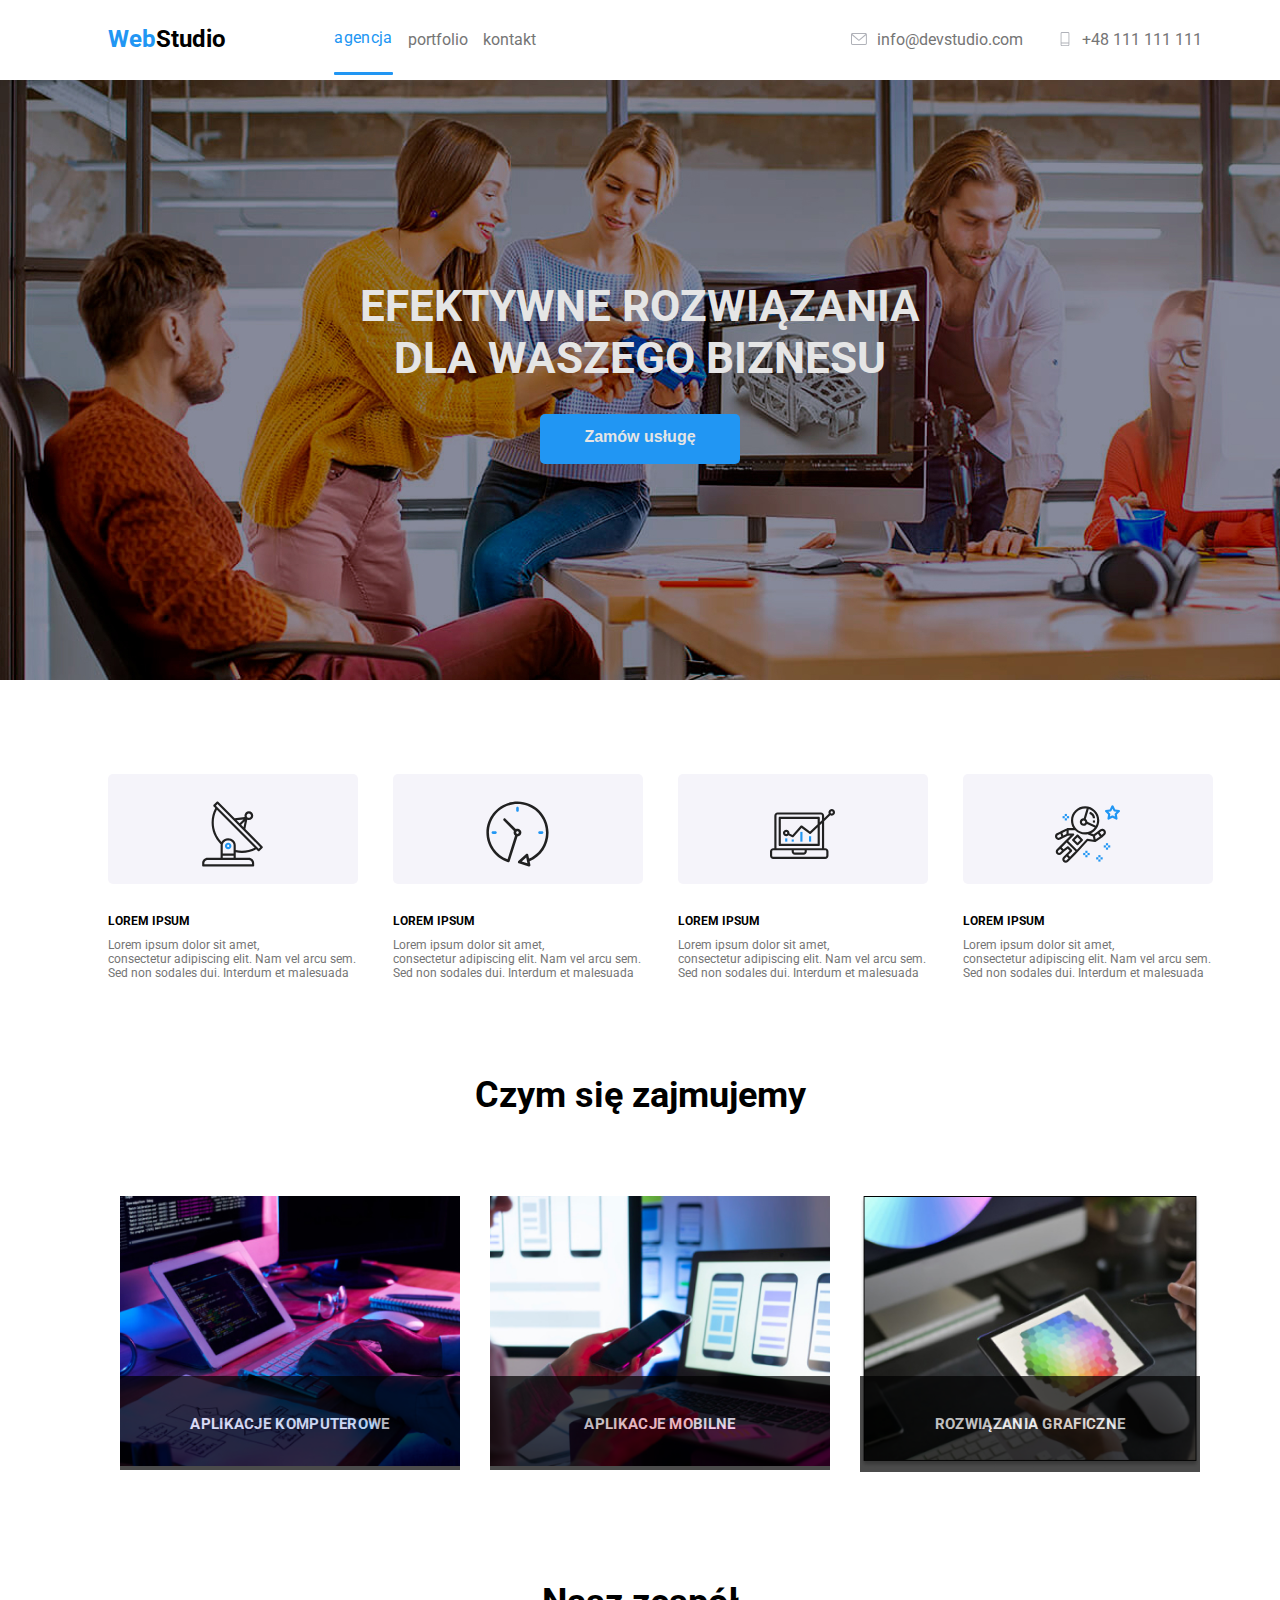
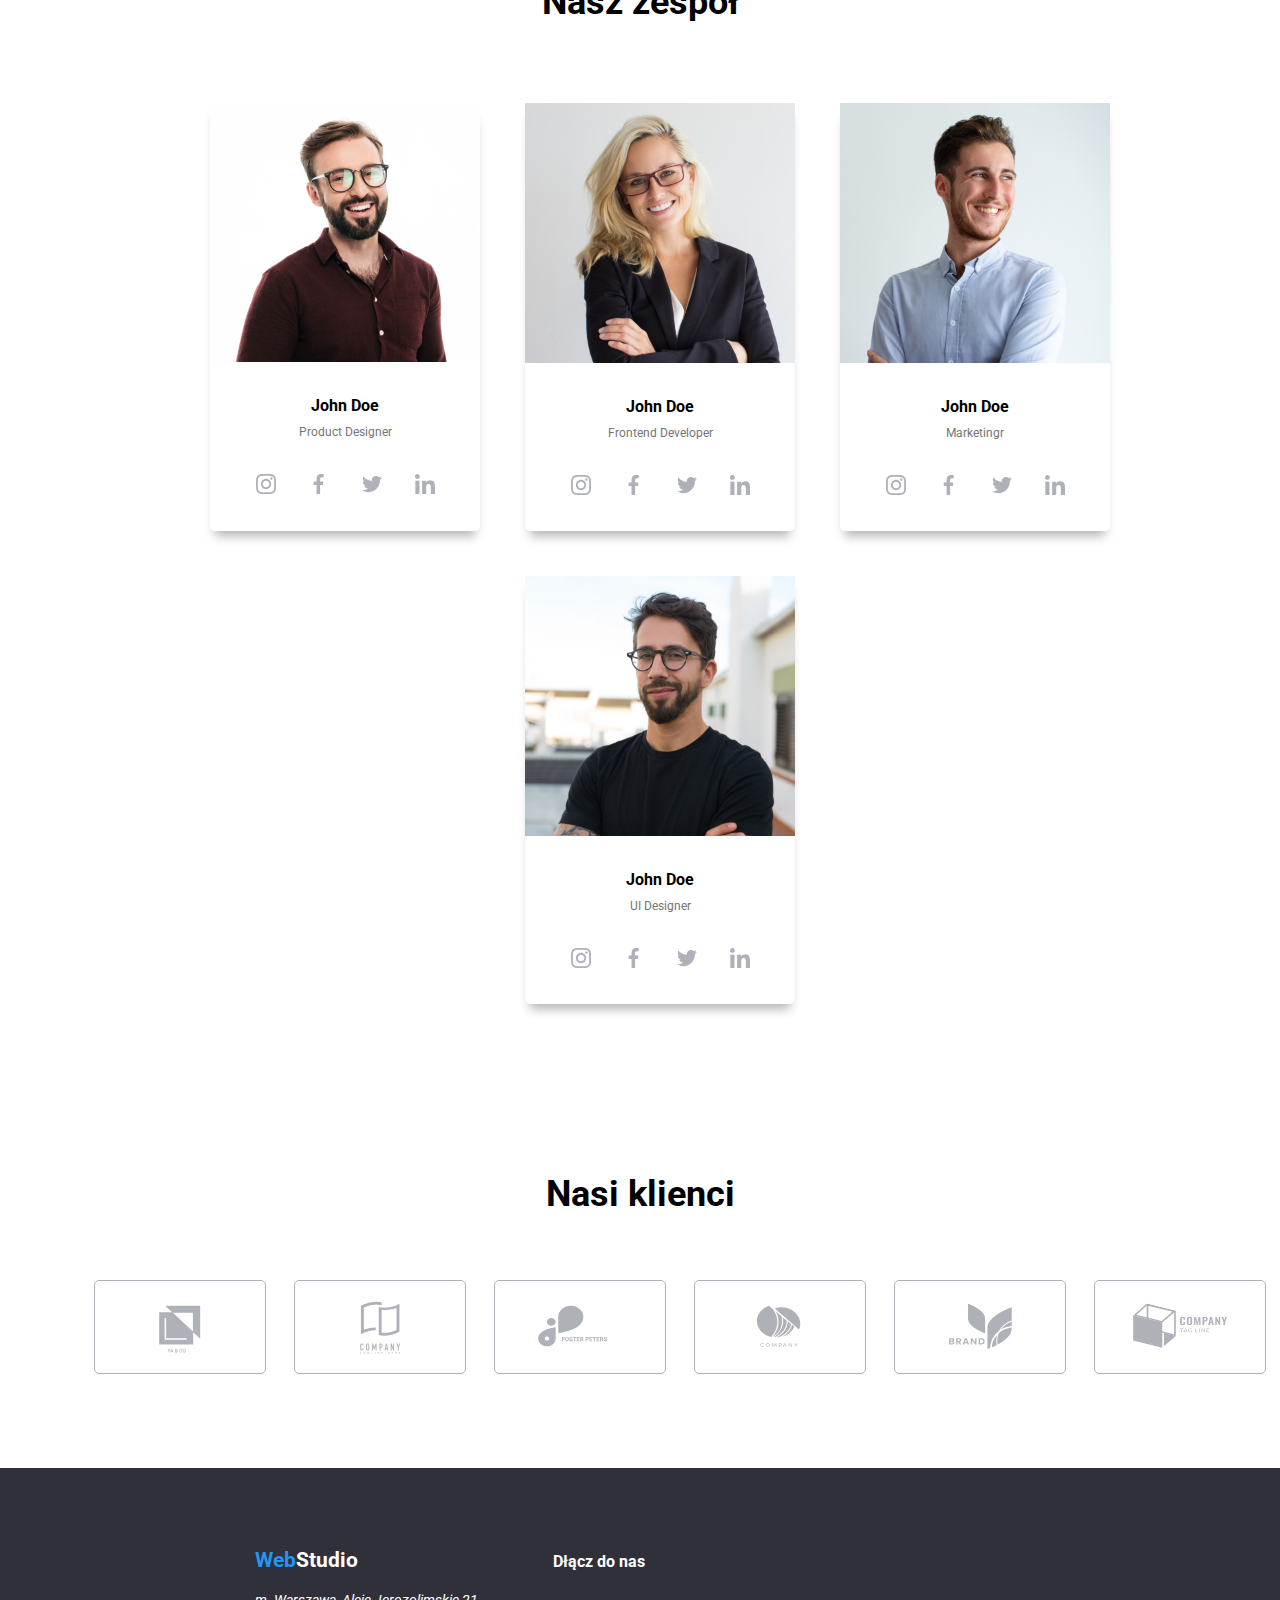
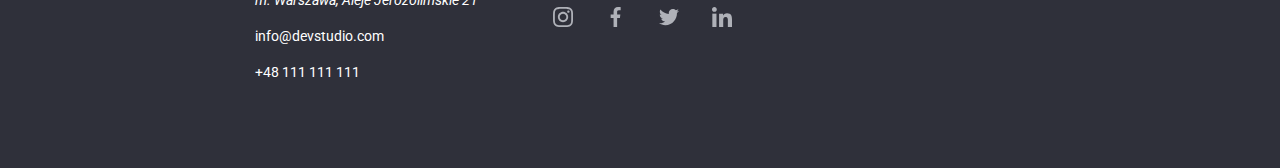
<file: index.html>
<!DOCTYPE html>
<html lang="pl">
<head>
    <meta charset="UTF-8">
    <meta http-equiv="X-UA-Compatible" content="IE=edge">
    <meta name="viewport" content="width=device-width, initial-scale=1.0">
    <title>WebStudio</title>

    <link href="./css/styles.css" rel="stylesheet"/>

    <link rel="preconnect" href="https://fonts.googleapis.com">
    <link rel="preconnect" href="https://fonts.gstatic.com" crossorigin>
    <link href="https://fonts.googleapis.com/css2?family=Raleway:wght@700&family=Roboto:wght@400;500;700;900&display=swap" 
          rel="stylesheet">  

</head>

<body>

    <header class="container header">

        <div class="link">
        <nav>
            <ul class="nav-list-index">
    
            <li><a href="./index.html"><span class="web-text"><span class="web-color">Web</span>Studio</span></a></li>
            <li><a href="./index.html" class="header-navigation-active">agencja</a></li>
            <li><a href="./portfolio.html" >portfolio</a></li>
            <li><a href="kontakt" >kontakt</a></li>
    
            </ul>
        </nav>

        <div class="link-contact">
    
        <ul class="nav-list-index">
    
        <li class="link-contact-nav">
            <span class="link-contact-nav-1">
                <svg class="envelope" width="16" height="20">
                    <use href="./svg/symbol-defs.svg#envelope2"></use>
                </svg>
                <a href="mailto:info@devstudio.com">info@devstudio.com</a>
            </span>
        </li>
        <li class="link-contact-nav">
            <span class="link-contact-nav-1">
                <svg class="phone" width="14" height="16">
                    <use href="./svg/symbol-defs.svg#phone"></use>
                </svg>
            <a href="tel:+48111111111">+48 111 111 111</a>
            </span>
        </li>
    
        </ul>

        </div>
        </div>


    </header>


        <section class="container container-1">
        <div class="container-2">

        <h1 class="heading"><span class="text">EFEKTYWNE ROZWIĄZANIA<br>DLA WASZEGO BIZNESU</span></h1>
        <button type="button" class="btn-main" data-modal-open=""><span class="btn-main-text">Zamów usługę</span></button>

        </div>

        </section>


        <div class="backdrop is-hidden" data-modal>
            <div class="modal"> 
                <button type="button" class="close-btn" data-modal-close>X</button>

            </div>

            <script src="./js/modal.js"></script>


        </div>



        <section class="container">

        <ul class="text-index">

        <li>
            <div class="text-index-element">

                <div class="attribute">
                    <svg class="attribute-1" width="65" height="70">
                        <use href="./svg/symbol-defs.svg#Naszeatuty1"></use>
                    </svg>
                </div>
                
                <h3 class="paragraf">LOREM IPSUM</h3>
                <p>
                    Lorem ipsum dolor sit amet,<br>consectetur adipiscing elit. 
                    Nam vel arcu sem. <br>Sed non sodales dui. Interdum et malesuada
                </p>
            </div>
        </li>

        <li>
            <div class="text-index-element">
                <div class="attribute">  
                    <svg class="attribute-1" width="65" height="70">
                        <use href="./svg/symbol-defs.svg#naszeatrybuty2"></use>
                    </svg>                     
                </div>
                <h3 class="paragraf">LOREM IPSUM</h3>
                <p>
                    Lorem ipsum dolor sit amet,<br>consectetur adipiscing elit. 
                    Nam vel arcu sem. <br>Sed non sodales dui. Interdum et malesuada
                </p>
            </div>
        </li>

        <li>
            <div class="text-index-element">
                <div class="attribute">   
                    <svg class="attribute-1" width="65" height="70">
                        <use href="./svg/symbol-defs.svg#naszeatrybuty3"></use>
                    </svg>  
                </div>
                <h3 class="paragraf">LOREM IPSUM</h3>
                <p>
                    Lorem ipsum dolor sit amet,<br>consectetur adipiscing elit. 
                    Nam vel arcu sem. <br>Sed non sodales dui. Interdum et malesuada
                </p>
            </div>
        </li>

        <li>
            <div class="text-index-element">
                <div class="attribute">
                    <svg class="attribute-1" width="65" height="70">
                        <use href="./svg/symbol-defs.svg#naszeatrybuty4"></use>
                    </svg>  
                </div>
                <h3 class="paragraf">LOREM IPSUM</h3>
                <p>
                    Lorem ipsum dolor sit amet,<br>consectetur adipiscing elit. 
                    Nam vel arcu sem. <br>Sed non sodales dui. Interdum et malesuada
                </p>
            </div>
        </li>

        </ul>

        </section>

        <section class="container employee-list-container">

           <h2 class="heading-2">Czym się zajmujemy</h2>

        <ul class="we-do-list">

            <li class="we-do-list-card">
                <div class="we-do-list-img">
                <img src="./images/1.jpg" alt="zdjęcie rąk na klawiaturze" width="340">
                <div class="overlay-2">
                    <h2 class="overlay-2-text">APLIKACJE KOMPUTEROWE</h2>
                </div>
               </div>
            
            </li>
            <li class="we-do-list-card">
                <div class="we-do-list-img">
                <img src="./images/2.jpg" alt="praca przy komputerze" width="340">
                <div class="overlay-2">
                    <h2 class="overlay-2-text"> APLIKACJE MOBILNE</h2>
                </div>
               </div>
            </li>

            <li class="we-do-list-card">
                <div class="we-do-list-img">
                <img src="./images/3.jpg" alt="praca na teblecie graficznym" width="340">
                <div class="overlay-2">
                    <h2 class="overlay-2-text">ROZWIĄZANIA GRAFICZNE</h2>
                </div>
               </div>
            </li>

        </ul>

        </section>

    <section class="container employee-list-container">
        
        <h2 class="heading-2">Nasz zespół</h2>

        <ul class="employee-list">

            <li class="employee-card">
                <div>
                <img src="./images/4.jpg" alt="Product Designer" width="270">
                <div class="employee-list-text">
                <h3 class="employee-name">John Doe</h3>
                <p>Product Designer</p>

                <div class="social-media">
                    <div class="circle">
                        <svg class="icon" width="20" height="20">
                            <use href="./svg/symbol-defs.svg#instagram"></use>
                        </svg>

                    </div>
                    <div class="circle">
                        <svg class="icon" width="20" height="20">
                            <use href="./svg/symbol-defs.svg#fb"></use>
                        </svg>
                    </div>
                    <div class="circle">
                        <svg class="icon" width="20" height="20">
                            <use href="./svg/symbol-defs.svg#twitter"></use>
                        </svg>
                    </div>
                    <div class="circle">
                        <svg class="icon" width="20" height="20">
                            <use href="./svg/symbol-defs.svg#linkedin"></use>
                        </svg>
                    </div>
                </div>

            </li>

            <li class="employee-card">
                <div>
                    <img src="./images/5.jpg" alt="Frontend Developer" width="270">
                    <div class="employee-list-text">
                    <h3 class="employee-name">John Doe</h3>
                    <p>Frontend Developer</p>

                    <div class="social-media">
                        <div class="circle">
                            <svg class="icon" width="20" height="20">
                                <use href="./svg/symbol-defs.svg#instagram"></use>
                            </svg>
    
                        </div>
                        <div class="circle">
                            <svg class="icon" width="20" height="20">
                                <use href="./svg/symbol-defs.svg#fb"></use>
                            </svg>
                        </div>
                        <div class="circle">
                            <svg class="icon" width="20" height="20">
                                <use href="./svg/symbol-defs.svg#twitter"></use>
                            </svg>
                        </div>
                        <div class="circle">
                            <svg class="icon" width="20" height="20">
                                <use href="./svg/symbol-defs.svg#linkedin"></use>
                            </svg>
                        </div>
                    </div>
            </li>

            <li class="employee-card">
                <div>
                    <img src="./images/6.jpg" alt="Marketing" width="270">
                    <div class="employee-list-text">
                    <h3  class="employee-name">John Doe</h3>
                    <p>Marketingr</p>

                    <div class="social-media">
                        <div class="circle">
                            <svg class="icon" width="20" height="20">
                                <use href="./svg/symbol-defs.svg#instagram"></use>
                            </svg>
    
                        </div>
                        <div class="circle">
                            <svg class="icon" width="20" height="20">
                                <use href="./svg/symbol-defs.svg#fb"></use>
                            </svg>
                        </div>
                        <div class="circle">
                            <svg class="icon" width="20" height="20">
                                <use href="./svg/symbol-defs.svg#twitter"></use>
                            </svg>
                        </div>
                        <div class="circle">
                            <svg class="icon" width="20" height="20">
                                <use href="./svg/symbol-defs.svg#linkedin"></use>
                            </svg>
                        </div>
                    </div>

            </li>

            <li class="employee-card">
                <div>
                    <img src="./images/7.jpg" alt="UI Designer" width="270">
                    <div class="employee-list-text">
                    <h3  class="employee-name">John Doe</h3>
                    <p>UI Designer</p>

                    <div class="social-media">
                        <div class="circle">
                            <svg class="icon" width="20" height="20">
                                <use href="./svg/symbol-defs.svg#instagram"></use>
                            </svg>
    
                        </div>
                        <div class="circle">
                            <svg class="icon" width="20" height="20" fill="#AFB1B8">
                                <use href="./svg/symbol-defs.svg#fb"></use>
                            </svg>
                        </div>
                        <div class="circle">
                            <svg class="icon" width="20" height="20">
                                <use href="./svg/symbol-defs.svg#twitter"></use>
                            </svg>
                        </div>
                        <div class="circle">
                            <svg class="icon" width="20" height="20">
                                <use href="./svg/symbol-defs.svg#linkedin"></use>
                            </svg>
                        </div>
                    </div>
            </li>
        </ul>
    </section>



    <section class="container section">

       
            <h2 class="heading-3">Nasi klienci</h2>

            <ul class="customers">
                <li class="customer-box">
                    <svg class="customer" width="170" height="92">
                            <use href="./svg/symbol-defs.svg#Client1"></use>
                        </svg>
                </li>

                <li class="customer-box">
                        <svg class="customer" width="170" height="92">
                            <use href="./svg/symbol-defs.svg#Client2"></use>
                        </svg>
                </li>

                <li class="customer-box"> 
                        <svg class="customer" width="170" height="92">
                            <use href="./svg/symbol-defs.svg#Client3"></use>
                        </svg>
                    </div>
                </li>

                <li class="customer-box">
                        <svg class="customer" width="170" height="92">
                            <use href="./svg/symbol-defs.svg#Client4"></use>
                        </svg>
                </li>

                <li class="customer-box">
                        <svg class="customer" width="170" height="92">
                            <use href="./svg/symbol-defs.svg#Client5"></use>
                        </svg>
                </li>

                <li class="customer-box">
                        <svg class="customer" width="170" height="92">
                            <use href="./svg/symbol-defs.svg#Client6"></use>
                        </svg>
                </li>

            </ul>

    </section>

    <footer class="container footer">

        <section class="footer-page">

        <ul class="footer-page-2">
            <li class="footer-element">
                <h2><span class="footer-web-color">Web</span>Studio</h2>
            </li>

            <li class="footer-element">
                <address>m. Warszawa, Aleje Jerozolimskie 21</address>
            </li>

            <li class="footer-element">
                <a class="footer-link" href="mailto:info@devstudio.com">info@devstudio.com</a>
            </li>

            <li class="footer-element">
                <a class="footer-link" href="tel:+48111111111"> +48 111 111 111 </a>
            </li>
        </ul>

        <ul class="footer-page-1">

            <li>
            <h2>
                <span class="join-us">Dłącz do nas</span>
            </h2>
            </li>

            <li>
                <div class="social-media">
                    <div class="circle">
                        <svg class="icon" width="20" height="20">
                            <use href="./svg/symbol-defs.svg#instagram"></use>
                        </svg>

                    </div>
                    <div class="circle">
                        <svg class="icon" width="20" height="20">
                            <use href="./svg/symbol-defs.svg#fb"></use>
                        </svg>
                    </div>
                    <div class="circle">
                        <svg class="icon" width="20" height="20">
                            <use href="./svg/symbol-defs.svg#twitter"></use>
                        </svg>
                    </div>
                    <div class="circle">
                        <svg class="icon" width="20" height="20">
                            <use href="./svg/symbol-defs.svg#linkedin"></use>
                        </svg>
                    </div>
                </div>
            </li>
        
       </ul>

    </section>

        

    </footer>


</body>
</html>
</file>
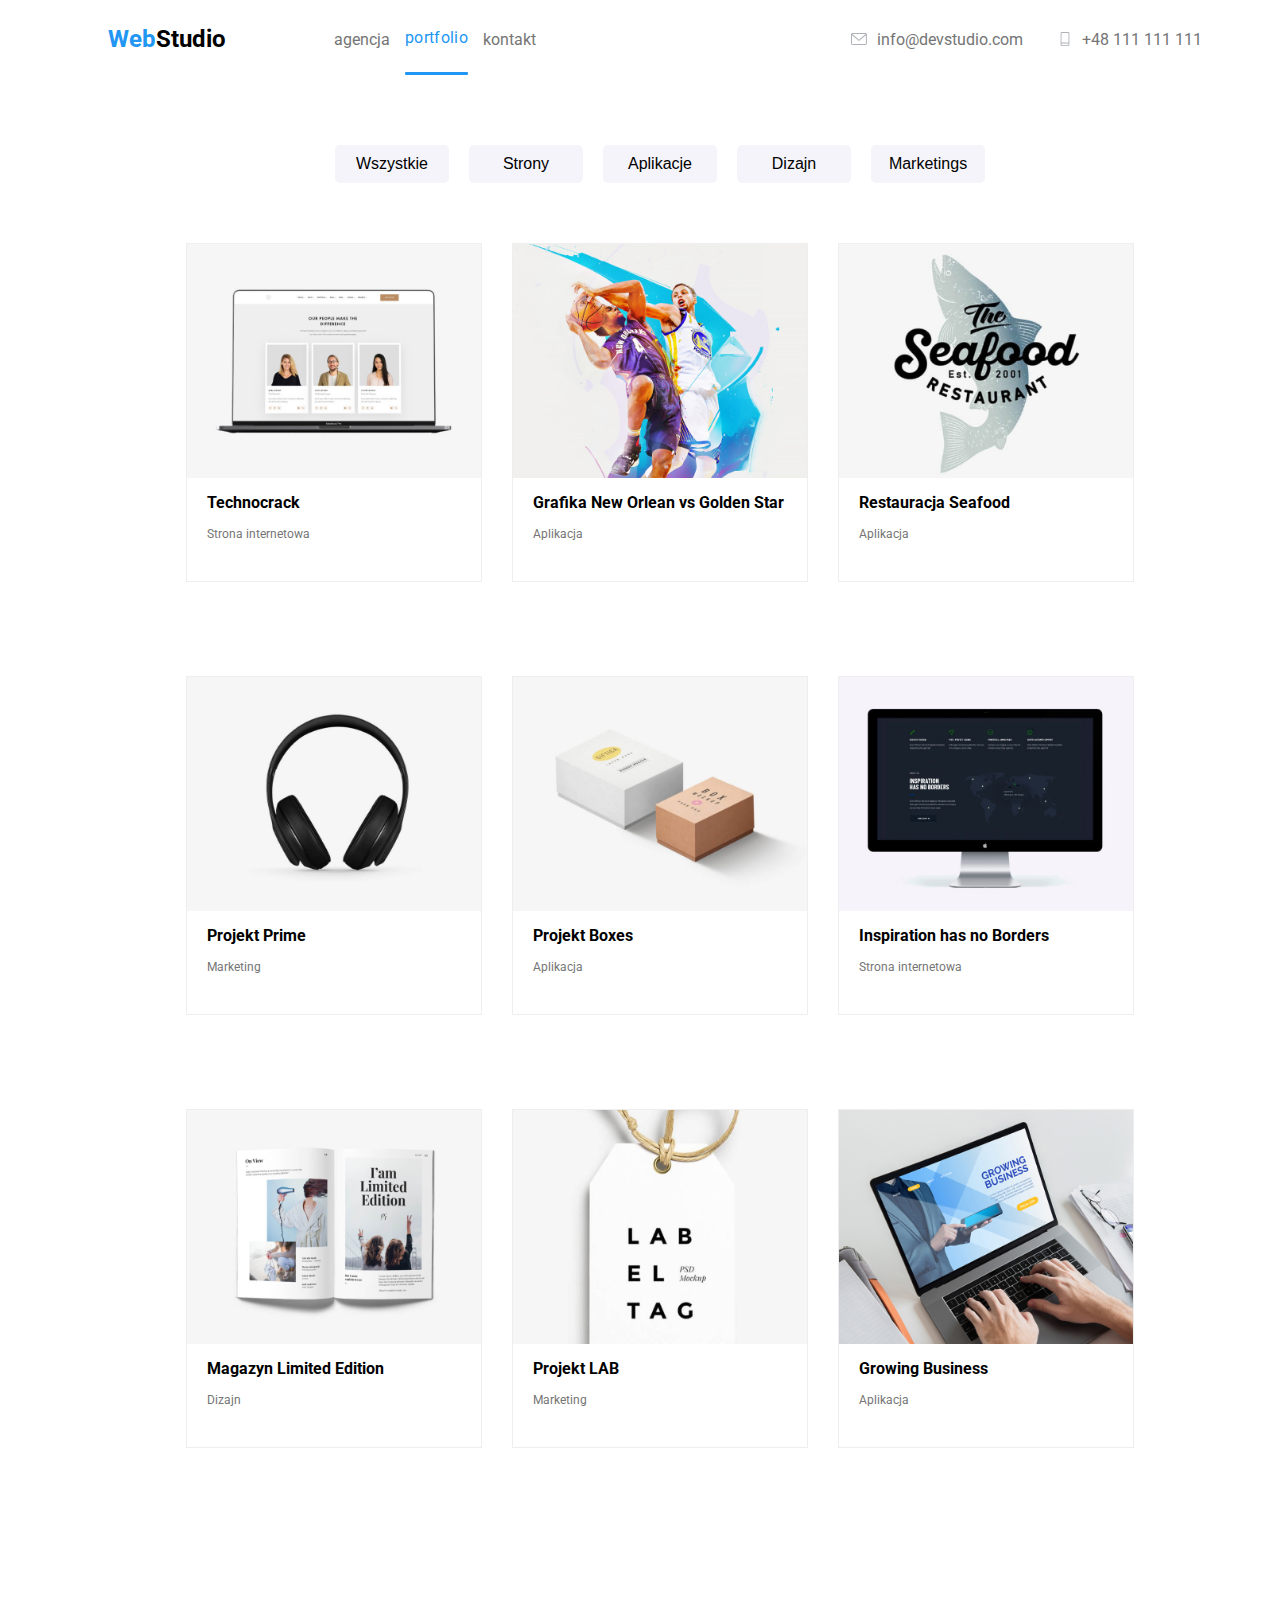
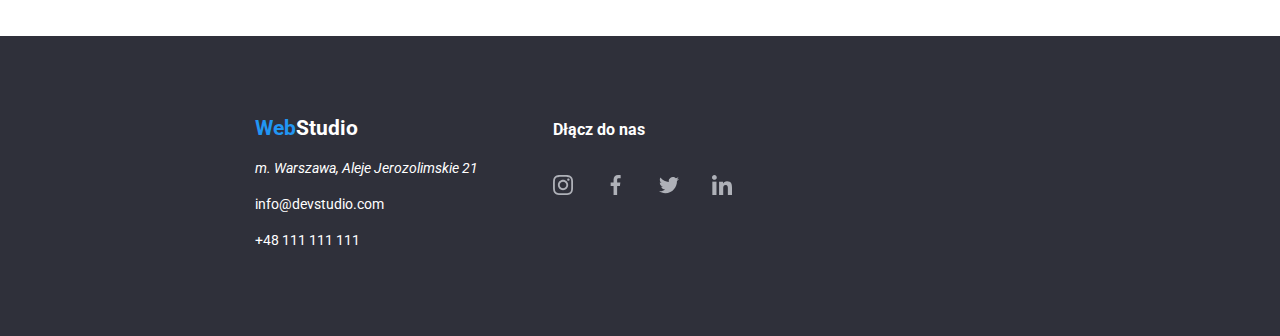
<file: portfolio.html>
<!DOCTYPE html>
<html lang="pl">
<head>
    <meta charset="UTF-8">
    <meta http-equiv="X-UA-Compatible" content="IE=edge">
    <meta name="viewport" content="width=device-width, initial-scale=1.0">
    <title>portfolio</title>

    <link href="./css/styles.css" rel="stylesheet"/>

    <link rel="preconnect" href="https://fonts.googleapis.com">
    <link rel="preconnect" href="https://fonts.gstatic.com" crossorigin>
    <link href="https://fonts.googleapis.com/css2?family=Raleway:wght@700&family=Roboto:wght@400;500;700;900&display=swap" 
          rel="stylesheet"> 
</head>
<body>

    <header class="container">

        <div class="link">
        <nav>
            <ul class="nav-list-index">
    
            <li><a href="./index.html"><span class="web-text"><span class="web-color">Web</span>Studio</span></a></li>
            <li><a href="./index.html">agencja</a></li>
            <li><a href="./portfolio.html" class="header-navigation-active">portfolio</a></li>
            <li><a href="kontakt">kontakt</a></li>
    
            </ul>
        </nav>

        <div class="link-contact">
    
        <ul class="nav-list-index">
    
        <li class="link-contact-nav">
            <span class="link-contact-nav-1">
                <svg class="envelope" width="16" height="20">
                    <use href="./svg/symbol-defs.svg#envelope2"></use>
                </svg>
                <a href="mailto:info@devstudio.com">info@devstudio.com</a>
            </span>
        </li>
        <li class="link-contact-nav">
            <span class="link-contact-nav-1">
                <svg class="phone" width="14" height="16">
                    <use href="./svg/symbol-defs.svg#phone"></use>
                </svg>
            <a href="tel:+48111111111">+48 111 111 111</a>
            </span>
        </li>
    
        </ul>

        </div>
        </div>


    </header>

    <main>

    <section class="container">

        <ul class="portfolio-buttons">

        <li class="button-element"><button type="button" class="schedule-body" >Wszystkie</button></li>
        <li class="button-element"><button type="button" class="schedule-body">Strony</button></li>
        <li class="button-element"><button type="button" class="schedule-body">Aplikacje</button></li>
        <li class="button-element"><button type="button" class="schedule-body">Dizajn</button></li>
        <li class="button-element"><button type="button" class="schedule-body">Marketings</button></li>

        </ul>

    </section>

    </main>

    <section class="container section">


        <ul class="img-portfolio-list">

        <li class="img-portfolio-card">

            <div class="box">
                <img src="./images/stronainternetowa.jpg" alt="laptop z otwartą stroną internetową" width="294">
              <div class="overlay">
                <p> Technocrack jest popularną <br>
                    platformą wykorzystywaną <br> 
                    do rozpowszechniania koronawirusa.<br> 
                    Firmy wykorzystują tę platformę <br> 
                    do celów szpiegowskich i ataków <br>
                    na niezabezpieczone serwery <br>
                    konkurencji.
                </p>
              </div>
              
            </div>
            <div >
              <h2 class="text-portfolio-card">Technocrack</h2>
              <p class="div-text">Strona internetowa</p>
            </div>

        </li>








        <li class="img-portfolio-card">

            <div class="box">
                <img src="./images/dizajn.jpg" alt="grafika z koszykarzami" width="294">
              <div class="overlay">
                <p> Technocrack jest popularną <br>
                    platformą wykorzystywaną <br> 
                    do rozpowszechniania koronawirusa.<br> 
                    Firmy wykorzystują tę platformę <br> 
                    do celów szpiegowskich i ataków <br>
                    na niezabezpieczone serwery <br>
                    konkurencji.
                </p>
              </div>
              
            </div>
            <div >
              <h2 class="text-portfolio-card"> Grafika New Orlean vs Golden Star</h2>
              <p class="div-text">Aplikacja</p>
            </div>

        </li>




 


        <li class="img-portfolio-card">

            <div class="box">
                <img src="./images/aplikacja.jpg" alt="aplikacja seafood" width="294" >
              <div class="overlay">
                <p> Technocrack jest popularną <br>
                    platformą wykorzystywaną <br> 
                    do rozpowszechniania koronawirusa.<br> 
                    Firmy wykorzystują tę platformę <br> 
                    do celów szpiegowskich i ataków <br>
                    na niezabezpieczone serwery <br>
                    konkurencji.
                </p>
              </div>
              
            </div>
            <div>
              <h2 class="text-portfolio-card">Restauracja Seafood</h2>
              <p class="div-text">Aplikacja</p>
            </div>

        </li>





        <li class="img-portfolio-card">

            <div class="box">
                <img src="./images/marketing.jpg" alt="słuchawki do słuchania muzyki" width="294">
              <div class="overlay">
                <p> Technocrack jest popularną <br>
                    platformą wykorzystywaną <br> 
                    do rozpowszechniania koronawirusa.<br> 
                    Firmy wykorzystują tę platformę <br> 
                    do celów szpiegowskich i ataków <br>
                    na niezabezpieczone serwery <br>
                    konkurencji.
                </p>
              </div>
              
            </div>
            <div>
              <h2 class="text-portfolio-card">Projekt Prime</h2>
              <p class="div-text">Marketing</p>
            </div>

        </li>



        <li class="img-portfolio-card">

            <div class="box">
                <img src="./images/aplikacja2.jpg" alt="kartonowe opakowania" width="294">
              <div class="overlay">
                <p> Technocrack jest popularną <br>
                    platformą wykorzystywaną <br> 
                    do rozpowszechniania koronawirusa.<br> 
                    Firmy wykorzystują tę platformę <br> 
                    do celów szpiegowskich i ataków <br>
                    na niezabezpieczone serwery <br>
                    konkurencji.
                </p>
              </div>
              
            </div>
            <div>
                <h2 class="text-portfolio-card">Projekt Boxes</h2>
                <p class="div-text">Aplikacja</p>
                </div>

        </li>




        <li class="img-portfolio-card">

            <div class="box">
                <img src="./images/stronainternetowa1.jpg" alt="monitor" width="294">
              <div class="overlay">
                <p> Technocrack jest popularną <br>
                    platformą wykorzystywaną <br> 
                    do rozpowszechniania koronawirusa.<br> 
                    Firmy wykorzystują tę platformę <br> 
                    do celów szpiegowskich i ataków <br>
                    na niezabezpieczone serwery <br>
                    konkurencji.
                </p>
              </div>
              
            </div>
            <div>
                <h2 class="text-portfolio-card">Inspiration has no Borders</h2>
                <p class="div-text">Strona internetowa</p>
                </div>

        </li>



        <li class="img-portfolio-card">

            <div class="box">
                <img src="./images/dizajn2.jpg" alt="czasopismo" width="294">
              <div class="overlay">
                <p> Technocrack jest popularną <br>
                    platformą wykorzystywaną <br> 
                    do rozpowszechniania koronawirusa.<br> 
                    Firmy wykorzystują tę platformę <br> 
                    do celów szpiegowskich i ataków <br>
                    na niezabezpieczone serwery <br>
                    konkurencji.
                </p>
              </div>
              
            </div>
            <div>
                <h2 class="text-portfolio-card">Magazyn Limited Edition</h2>
                <p class="div-text">Dizajn</p>
                </div>

        </li>



        <li class="img-portfolio-card">

            <div class="box">
                <img src="./images/marketing2.jpg" alt="metka od ubrania" width="294">
              <div class="overlay">
                <p> Technocrack jest popularną <br>
                    platformą wykorzystywaną <br> 
                    do rozpowszechniania koronawirusa.<br> 
                    Firmy wykorzystują tę platformę <br> 
                    do celów szpiegowskich i ataków <br>
                    na niezabezpieczone serwery <br>
                    konkurencji.
                </p>
              </div>
              
            </div>
            <div>
                <h2 class="text-portfolio-card">Projekt LAB</h2>
                <p class="div-text">Marketing</p>
                </div>

        </li>



        <li class="img-portfolio-card">

            <div class="box">
                <img src="./images/aplikacja3.jpg" alt="laptop" width="294">
              <div class="overlay">
                <p> Technocrack jest popularną <br>
                    platformą wykorzystywaną <br> 
                    do rozpowszechniania koronawirusa.<br> 
                    Firmy wykorzystują tę platformę <br> 
                    do celów szpiegowskich i ataków <br>
                    na niezabezpieczone serwery <br>
                    konkurencji.
                </p>
              </div>
              
            </div>
            <div>
                <h2 class="text-portfolio-card">Growing Business</h2>
                <p class="div-text">Aplikacja</p>
                </div>

        </li>

        </ul>

    
    </section>

    <footer class="container footer">

        <section class="footer-page">

        <ul class="footer-page-2">
            <li class="footer-element">
                <h2><span class="footer-web-color">Web</span>Studio</h2>
            </li>

            <li class="footer-element">
                <address>m. Warszawa, Aleje Jerozolimskie 21</address>
            </li>

            <li class="footer-element">
                <a class="footer-link" href="mailto:info@devstudio.com">info@devstudio.com</a>
            </li>

            <li class="footer-element">
                <a class="footer-link" href="tel:+48111111111"> +48 111 111 111 </a>
            </li>
        </ul>

        <ul class="footer-page-1">

            <li>
            <h2>
                <span class="join-us">Dłącz do nas</span>
            </h2>
            </li>

            <li>
                <div class="social-media">
                    <div class="circle">
                        <svg class="icon" width="20" height="20">
                            <use href="./svg/symbol-defs.svg#instagram"></use>
                        </svg>

                    </div>
                    <div class="circle">
                        <svg class="icon" width="20" height="20">
                            <use href="./svg/symbol-defs.svg#fb"></use>
                        </svg>
                    </div>
                    <div class="circle">
                        <svg class="icon" width="20" height="20">
                            <use href="./svg/symbol-defs.svg#twitter"></use>
                        </svg>
                    </div>
                    <div class="circle">
                        <svg class="icon" width="20" height="20">
                            <use href="./svg/symbol-defs.svg#linkedin"></use>
                        </svg>
                    </div>
                </div>
            </li>
        
       </ul>

    </section>

        

    </footer>
    
</body>
</html>
</file>
<file: css/styles.css>
body {
    
    font-family: 'Roboto', sans-serif;
    background-color: #ffff;
}

* {
    margin: 0;
}

ul { 
    list-style: none;
}

.section {
    padding-bottom: 94px;
}


.container {
    width: 1200px;
    margin: 0 auto;
    display: flex;
    gap: 15px;
    flex-direction: column;
    background-color: #fff;
}

.header {
    max-height: 80px;
    width: auto;
}


a {
    text-decoration: none;
    color: #757575;
}

a:hover {
    color: #2196F3;
}

p {
    font-size: 12px;
    color: #757575;
}

/* index style */




.header-navigation-active {
    justify-content: center;      
    letter-spacing: 0.02em;
    color: var(--blue);
    transition: 250ms color var(--transition);
    color: #2196F3;
    margin-top: 30px;
}


.header-navigation-active::after {
    position: relative;
    display: block;
    content: "";
    border-radius: 1px;
    top: 25px;
    left: 0px;
    width: 100%;
    height: 3px;
    background-color: #2196F3;

}








.link-contact-nav {
    display: flex;
    flex-wrap: wrap;
    margin: auto;
    align-items: center;
    justify-content: center;
    transition-duration: 0.5s;
}

.link-contact-nav:hover {
    fill: #2196F3;
}




.link-contact-nav-1 {
    padding-left: 10px;
    padding-right: 10px;
    align-items: center;
    display: inline-flex;
}

.link-contact-nav-1:hover svg { fill: #2196F3} 


.nav-list-index {
    align-items: center;
    display: flex;
    gap: 15px;
    flex-wrap: wrap;
    justify-content: center;   
    padding-bottom: 32px;
}

.envelope {
    padding-right: 10px;
    fill: #AFB1B8;
}

.envelope:hover {
    fill: #2196F3;
}

.phone {
    padding-right: 10px;
    fill: #AFB1B8;
}

.phone:hover {
    fill:#2196F3;
}








.web-text {
    margin-right: 93px;
    font-weight: bold;
    font-size: 24px;
    color: black;
}

.web-text:hover {
    color: #2196F3;
}

.web-color {
    color: #2196F3;
}

.web-color:hover {
    color: black;
}

.link-contact {
    padding-left: 250px;
}

.link {
    margin-top: 25px;
    font-size: 16px;
    align-items: center;
    display: flex;
    gap: 15px;
    flex-wrap: wrap;
    justify-content: center;
}



.text-index {
    margin-top: 94px;
    font-size: 14px;
    display: flex;
    flex-wrap: wrap;
    justify-content: center;
    width: auto;
    gap: 15px;
}


.image-index {
    height: auto;
    width: auto;
}


.paragraf {
    font-size: 12px;
    font-weight: bold;
    padding-top: 30px;
    padding-bottom: 10px;
    
}

.text-index-element {
    width: auto;
    display: block;
    padding-left: 10px;
    padding-right: 10px;

}

.attribute {
    width: 250px;
    height: 110px;
    background-color: #F5F4FA;
    border-radius: 5px;
    justify-content: center;
    display: flex;
    flex-wrap: wrap;
}

.attribute-1 {
    padding-top: 25px;
}


.container-1 {
    height: 600px;
    width: auto;
    background-image: url(../images/zdjęciewtle.jpg);
    background-size: cover;
}


.social-media {
    justify-content: space-evenly;
}



.circle {
    padding: 10px;
    margin-top: 20px;
    display: inline-flex;
    width: 30px;
    height: 30px;
    border-radius: 50%;
    justify-content: center;
    align-items: center;
    background-color: none;
    transition-duration: 0.5s;
}

.circle:hover svg { fill: #fff }


.container-2 {
    height: 600px;
    width: auto;
}



.circle:hover {
    background-color: #2196F3;
    fill: #fff;
    cursor: pointer;
}


.heading {
    margin-top: 200px;
    margin-bottom: 30px;
    font-size: 44px;
    text-align: center;
}


.text {
    color: #E5E5E5;
    text-align: center;
}

.heading-2 {
    margin-bottom: 50px;
    font-size: 36px;
    text-align: center;
    width: auto;
}


.btn-main {
    margin: auto;
    display: flex;
    flex-wrap: wrap;
    justify-content: center;
    background-color:#2196F3;
    width: 200px;
    height: 50px;
    border: none;
    border-radius: 5px;
    transition-duration: 0.5s;
}


.btn-main:hover {
    width: 200px;
    height: 50px;
    transition: cubic-bezier(0.4, 0, 0.2, 1) 250ms;
    cursor: pointer;
    background-color: white;
}


.backdrop {
    z-index: 1;
    position: fixed;
    left: 0;
    top: 0;
    width: 100%;
    height: 100%;
    background-color:  rgba(0, 0, 0, 0.2);
}

.modal {
    position: absolute;
    top: 50%;
    left: 50%;
    width: 528px;
    min-height: 581px;
    transform: translate(-50%, -50%);
    background-color: #fff;
}


.close-btn {
    position: absolute;
    top: 8px;
    right: 8px;
    width: 30px;
    height: 30px;
    background-color: #fff;
    border: 1px solid rgba(0, 0, 0, 0.1);
    border-radius: 50%;
    cursor: pointer;
}

.is-hidden {
    opacity: 0;
    visibility: hidden;
    pointer-events: none;

}




.btn-main-text {
    color:#E5E5E5;
    margin-top: 13px;
    font-weight: bold;
    font-size: 16px;
    text-align: center;
    transition: cubic-bezier(0.4, 0, 0.2, 1) 250ms;
}


.btn-main-text:hover {
    color: #2F303A;
}


.we-do-list-img {
    position: relative;
    overflow: hidden;

}


.overlay-2 {
    position: absolute;
    top: 0;
    left: 0;
    width: 100%;
    height: 50%;
    background-color: #000;
    opacity: 70%;
    color: #fff;
    text-align: center;
    padding-top: 40px;
    margin-top: 180px;

    font-style: normal;
    font-size: 10px;
    line-height: 16px;
    text-align: center;
    letter-spacing: 0.03em;
    text-transform: uppercase;

    
}




.we-do-list {
    display: flex;
    flex-wrap: wrap;
    justify-content: center;
}

.we-do-list-card {
    padding: 15px;
}



.we-do {
    margin: auto;
    display: flex;
    flex-wrap: wrap;
    gap: 15px;
}

.employee-list-container {
    background-color: #fff;
    padding-top: 94px;
    width: auto;
}

.employee-list {
    margin-bottom: 60px;
    justify-content: center;
    display: flex;
    gap: 15px;
    flex-wrap: wrap;
}

.employee-card {
    width: 270px;
    height: 428px;
    border-radius: 5px;
    box-shadow: 0 10px 10px -5px rgba(0, 0, 0, 0.3);
    margin: 15px;
}

.employee-list-text {
    margin-top: 30px;
    display: block;
    text-align: center;
    font-size: 14px;
}

.employee-name {
    padding-bottom: 10px;
}



.customers {
    width: 100%;
    display: flex;
    flex-wrap: wrap;
    margin: auto;
    margin-top: 50px;
    justify-content: space-around;
}


.customer-box {
    display: flex;
    flex-wrap: wrap;
    width: 170px;
    height: 92px;
    border: 1px solid;
    border-color: #AFB1B8;
    border-radius: 5px;
}


.customer-box:hover svg { fill: #2196F3} 

.customer-box:hover {
    border-color: #2196F3;
}


.customer  {
    fill: #AFB1B8;
    transition: cubic-bezier(0.4, 0, 0.2, 1) 250ms;
}

.customer:hover {
    cursor: pointer;
    fill: #2196F3;
}




.box2 {
    width: 170px;
    height: 92px;
    border: 1px solid;
    border-color: #AFB1B8;
    border-radius: 5px;
}

.heading-3 {
    font-size: 36px;
    text-align: center;
    width: auto;
    margin-top: 94px;
}




.icon {
    fill: #AFB1B8;
    transition: cubic-bezier(0.4, 0, 0.2, 1) 250ms;
}

.icon:hover {
    fill: #fff;
}

.footer {
    height: 300px;
    width: auto; 
    background-color: #2F303A;
}

.footer-page-1 {
    color: #fff;
    margin-top: 20px;
    margin-left: 20px;

}

.footer-page-2 {
    color: #fff;
    
}


.footer-page {
    margin-top: 60px;
    font-size: 14px;
    display: flex;
    flex-wrap: wrap;
    margin-left: 215px;

}



.footer-web-color {
    color: #2196F3;
}


.footer-link {
    color: #fff;
}

.join-us {
    padding: 15px;
    font-size: 16px;
    color: #fff;
}



/* portfolio style */









.portfolio-buttons {

    display: flex;
    flex-wrap: wrap;
    justify-content: center;
    margin-top: 50px;
    margin-bottom: 50px;

}

.button-element {
    padding: 10px;
}


.schedule-body {
    transition-duration: 0.5s;
    display: inline;
    width: 114px;
    height: 38px;
    flex-direction: row;
    text-align: center;
    background-color: #F5F4FA;
    font-size: 16px; 
    border: none;
    border-radius: 5px;
    transition: cubic-bezier(0.4, 0, 0.2, 1) 250ms;
}

.schedule-body:focus {
    color: #2196F3;
}

.schedule-body:hover {
    width: 121px;
    height: 38px;
    cursor: pointer;
    background-color: #2196F3;
    border: none;
    color: white;
    text-align: center;
    text-decoration: none;
    display: inline-block;
    border-radius: 5px;
    font-size: 16px; 
    transition: 250ms cubic-bezier(0.4, 0, 0.2, 1);
    box-shadow: 0px 2px 1px -1px rgba(0, 0, 0, 0.2),
    0px 1px 1px 0px rgba(0, 0, 0, 0.14), 0px 1px 3px 0px rgba(0, 0, 0, 0.12);
}






  .box {
    overflow: hidden;
    position: relative;
    width: 294px;
    height: 234px;
    margin-left: auto;
    margin-right: auto;
    background-color: #bdbdbd;
}

.overlay {
    position: absolute;
    top: 0;
    left: 0;
    width: 100%;
    height: 100%;
    background-color: #2196F3;
    opacity: 90%;
    transform: translateY(100%);
    transition: cubic-bezier(0.4, 0, 0.2, 1) 250ms;
    

}

.overlay > p {
    color: #fff;
    font-size: 16px;
    padding-left: 24px;
    padding-top: 50px;
}

.box:hover .overlay {
  transform: translateY(0);
  
}






.img-portfolio-list {
    display: flex;
    flex-wrap: wrap;
    justify-content: center;
}

.img-portfolio-card {
    margin-left: 15px;
    margin-right: 15px;
    margin-bottom: 94px;
    padding-bottom: 40px;
    border: 1px solid;
    border-color: #EEEEEE;
}

.text-portfolio-card {
    margin-top: 15px;
    margin-left: 20px;
    font-size: 16px;
    margin-bottom: 15px;
}



.div-text {
    margin-left: 20px;
}


.img-portfolio-card:hover {
    box-shadow: 0px 2px 1px -1px rgba(0, 0, 0, 0.2),
    0px 1px 1px 0px rgba(0, 0, 0, 0.14), 0px 1px 3px 0px rgba(0, 0, 0, 0.12);
    transition: 250ms cubic-bezier(0.4, 0, 0.2, 1);
    cursor: pointer;
}

.footer-element {
   padding-top: 20px;
   
}
</file>
